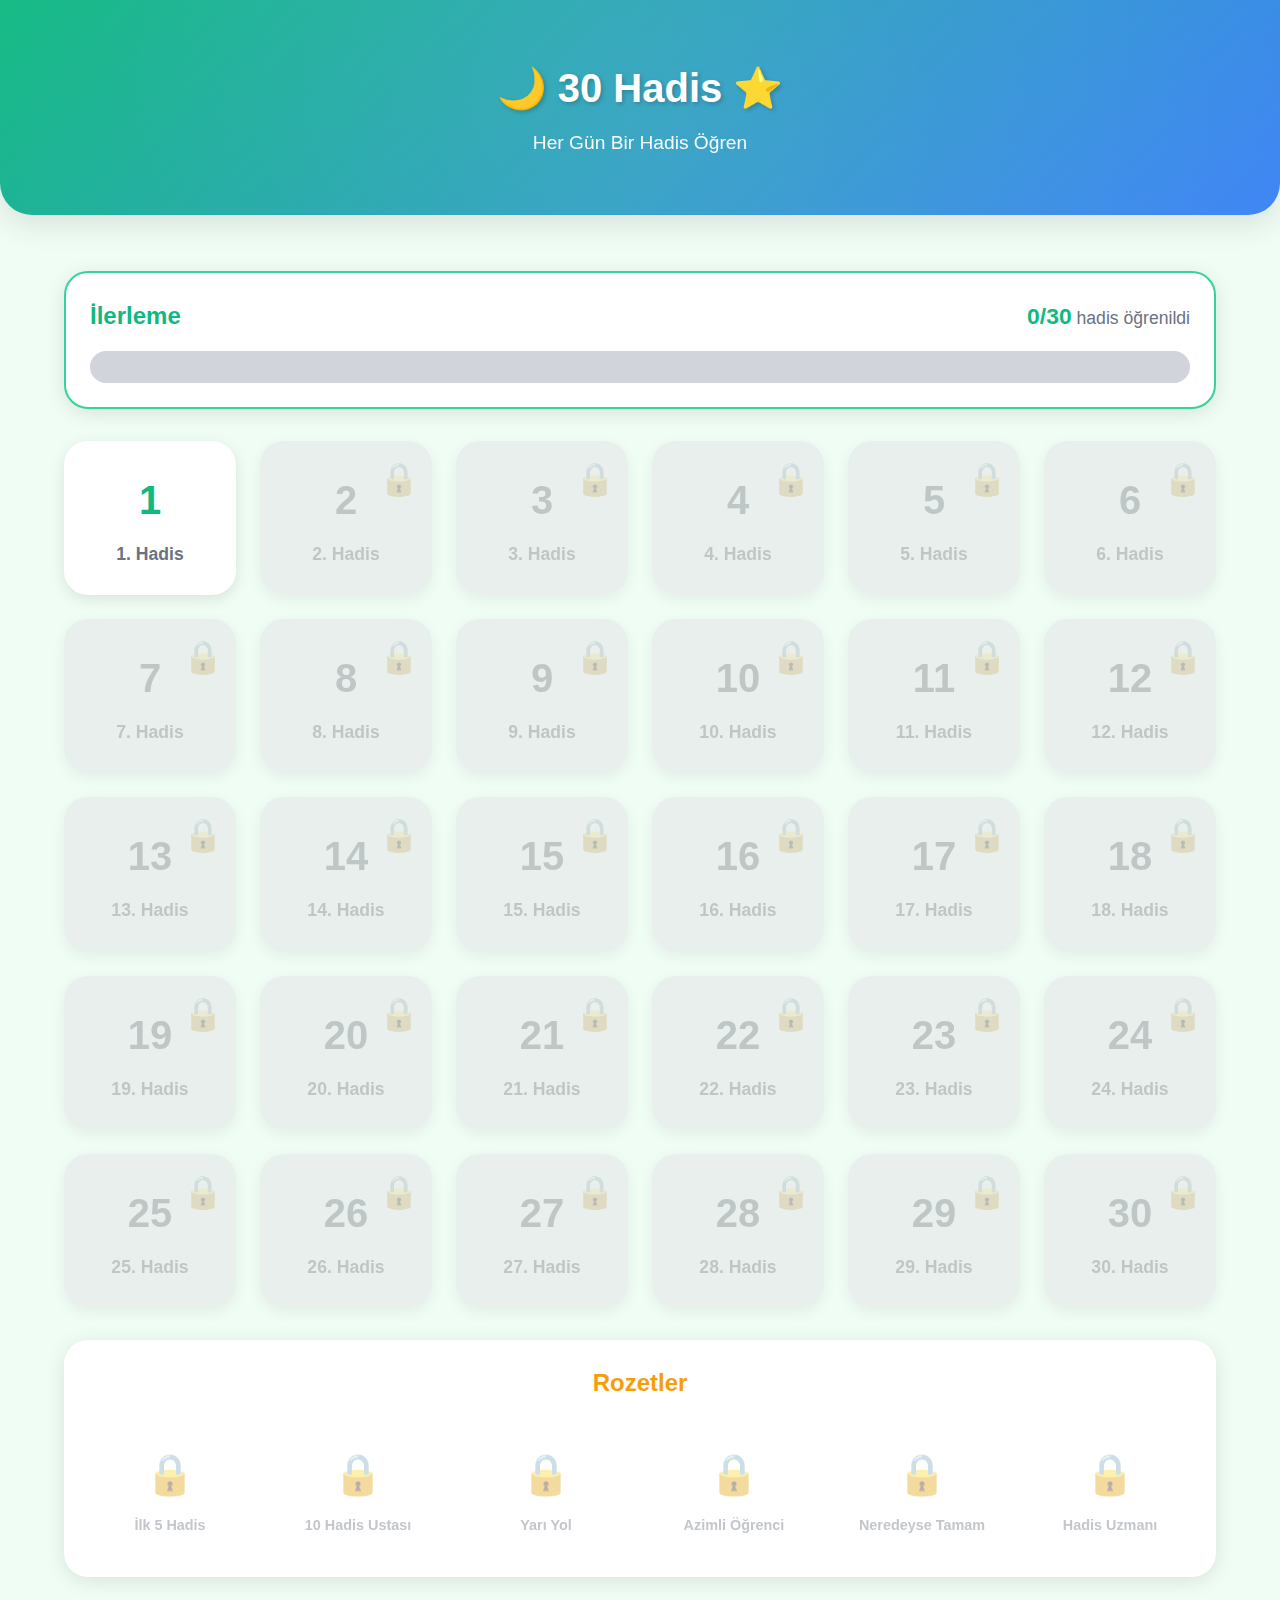
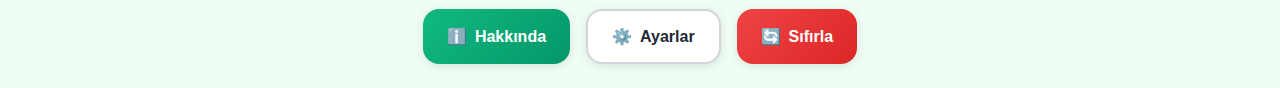
<file: index.html>
<!DOCTYPE html>
<html lang="tr">
<head>
    <meta charset="UTF-8">
    <meta name="viewport" content="width=device-width, initial-scale=1.0">
    <title>30 Hadis - Her Gün Bir Hadis Öğren</title>
    <meta name="description" content="Çocuklar için 30 hadis öğrenme uygulaması. Her gün bir hadis öğren, ilerlemeini takip et ve rozetler kazan!">
    <link rel="stylesheet" href="css/styles.css">
    <link rel="icon" href="data:image/svg+xml,<svg xmlns='http://www.w3.org/2000/svg' viewBox='0 0 100 100'><text y='.9em' font-size='90'>🌙</text></svg>">
</head>
<body>
    <!-- En-tête -->
    <header class="header">
        <div class="container">
            <h1>🌙 <span data-i18n="siteName">30 Hadis</span> ⭐</h1>
            <p class="subtitle" data-i18n="subtitle">Her Gün Bir Hadis Öğren</p>
        </div>
    </header>

    <!-- Conteneur principal -->
    <div class="container">
        <!-- Section progression -->
        <section class="progress-section">
            <div class="progress-header">
                <h2 data-i18n="progress">İlerleme</h2>
                <div class="progress-text">
                    <span class="progress-count">0/30</span> 
                    <span data-i18n="hadisLearned">hadis öğrenildi</span>
                </div>
            </div>
            <div class="progress-bar">
                <div class="progress-fill" style="width: 0%"></div>
            </div>
        </section>

        <!-- Grille des hadis -->
        <section>
            <div id="hadis-grid" class="hadis-grid">
                <!-- Les cartes de hadis seront générées ici par JavaScript -->
            </div>
        </section>

        <!-- Section badges -->
        <section class="badges-container">
            <h3 data-i18n="badges">Rozetler</h3>
            <div class="badge-list">
                <!-- Les badges seront générés ici par JavaScript -->
            </div>
        </section>

        <!-- Boutons d'action -->
        <section class="action-buttons">
            <button id="about-btn" class="btn btn-primary">
                ℹ️ <span data-i18n="about">Hakkında</span>
            </button>
            <button id="settings-btn" class="btn btn-secondary">
                ⚙️ <span data-i18n="settings">Ayarlar</span>
            </button>
            <button id="reset-btn" class="btn btn-danger">
                🔄 <span data-i18n="reset">Sıfırla</span>
            </button>
        </section>
    </div>

    <!-- Scripts -->
    <script src="js/i18n.js"></script>
    <script src="js/app.js"></script>
</body>
</html>
</file>
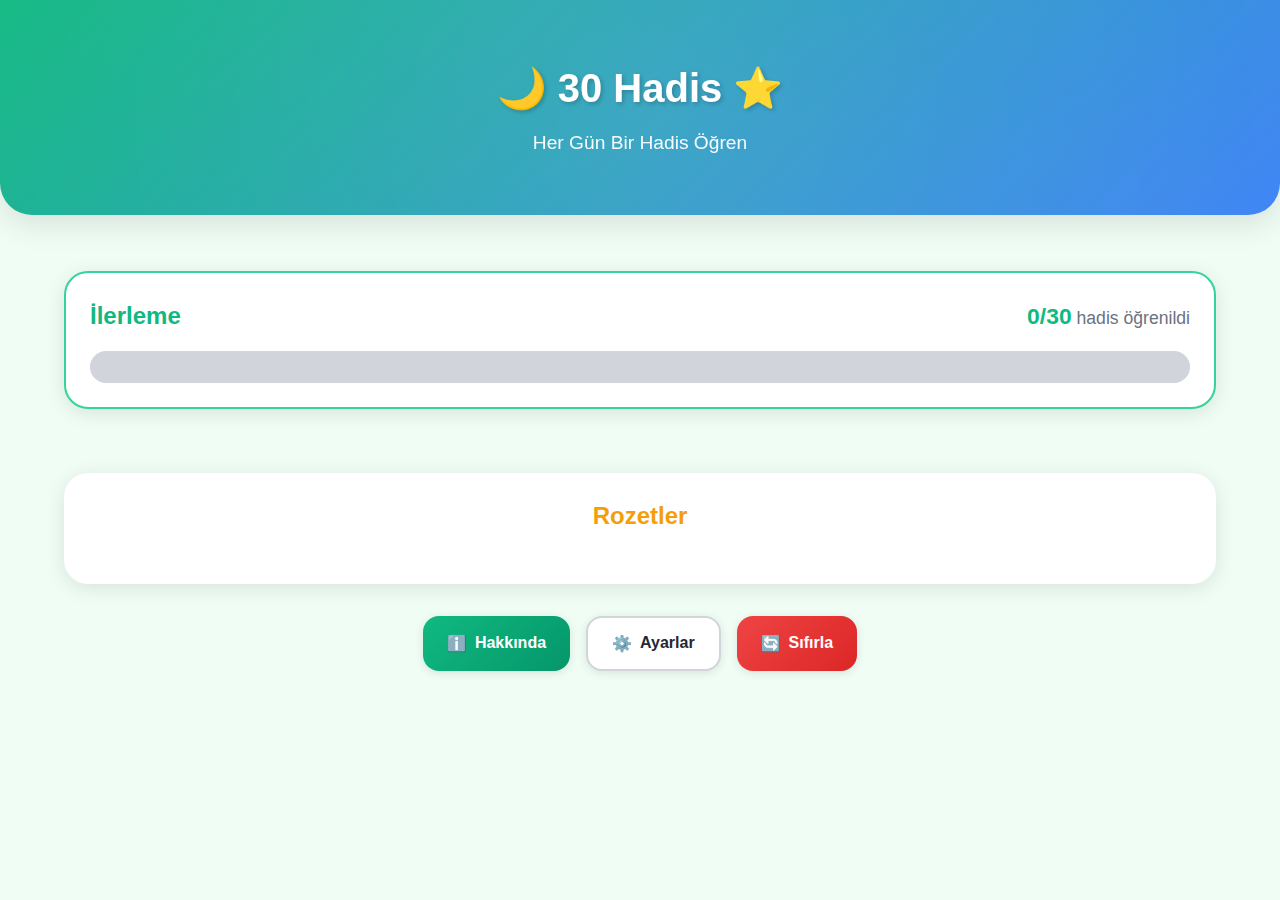
<file: hadis.html>
<!DOCTYPE html>
<html lang="tr">
<head>
    <meta charset="UTF-8">
    <meta name="viewport" content="width=device-width, initial-scale=1.0">
    <title>Hadis Detayı - 30 Hadis</title>
    <meta name="description" content="Hadis öğren ve dinle">
    <link rel="stylesheet" href="css/styles.css">
    <link rel="icon" href="data:image/svg+xml,<svg xmlns='http://www.w3.org/2000/svg' viewBox='0 0 100 100'><text y='.9em' font-size='90'>🌙</text></svg>">
</head>
<body>
    <!-- Conteneur principal -->
    <div class="container">
        <!-- Détails du hadis -->
        <div class="hadis-detail">
            <!-- En-tête -->
            <div class="hadis-detail-header">
                <div class="hadis-detail-number" id="hadis-number">1</div>
                <h1 class="hadis-detail-title" id="hadis-title">1. Hadis</h1>
                <button id="back-btn-top" class="back-btn-top">
                    ← <span data-i18n="backToList">Listeye Dön</span>
                </button>
            </div>

            <!-- Texte turc -->
            <div class="hadis-text-section">
                <h3 class="hadis-label">
                    🇹🇷 Türkçe Metin
                </h3>
                <div class="hadis-turkish" id="hadis-turkish">
                    [Hadis metni buraya gelecek]
                </div>
            </div>

            <!-- Texte arabe -->
            <div class="hadis-text-section">
                <h3 class="hadis-label">
                    🕌 Arapça Metin
                </h3>
                <div class="hadis-arabic" id="hadis-arabic">
                    [النص العربي سيكون هنا]
                </div>
            </div>

            <!-- Lecteur audio -->
            <div class="audio-section">
                <h3>🎧 Dinle ve Öğren</h3>
                <audio id="audio-player" class="audio-player" controls>
                    <source src="" type="audio/mpeg">
                    Tarayıcınız ses çalma özelliğini desteklemiyor.
                </audio>
                <button id="play-btn" class="play-btn">
                    ▶️ <span data-i18n="listen">Dinle</span>
                </button>
                <div id="listen-count" class="listen-stats">
                    🎧 <span class="count-number">0</span> <span data-i18n="listenCount">kez dinledin</span>
                </div>
            </div>

            <!-- Bouton Appris -->
            <div class="learn-section">
                <button id="learn-btn" class="learn-btn">
                    <span data-i18n="learned">Öğrendim</span> ✓
                </button>
            </div>

            <!-- Navigation -->
            <div class="hadis-navigation">
                <button id="back-btn" class="nav-btn back-btn">
                    ← <span data-i18n="backToList">Listeye Dön</span>
                </button>
                <button id="prev-btn" class="nav-btn" style="display: none;">
                    ← <span data-i18n="previous">Önceki</span>
                </button>
                <button id="next-btn" class="nav-btn" style="display: none;">
                    <span data-i18n="next">Sonraki</span> →
                </button>
            </div>
        </div>
    </div>

    <!-- Scripts -->
    <script src="js/i18n.js"></script>
    <script src="js/app.js"></script>
</body>
</html>
</file>
<file: css/styles.css>
/* Variables CSS pour thèmes et personnalisation */
:root {
    /* Palette de couleurs - Thème Clair */
    --primary-color: #10b981;
    --primary-light: #34d399;
    --primary-dark: #059669;
    --secondary-color: #3b82f6;
    --secondary-light: #60a5fa;
    --accent-gold: #f59e0b;
    --accent-pink: #ec4899;
    
    --bg-color: #f0fdf4;
    --bg-secondary: #ffffff;
    --bg-card: #ffffff;
    --text-color: #1f2937;
    --text-secondary: #6b7280;
    --border-color: #d1d5db;
    --shadow-color: rgba(0, 0, 0, 0.1);
    
    /* Espacements */
    --spacing-xs: 0.5rem;
    --spacing-sm: 1rem;
    --spacing-md: 1.5rem;
    --spacing-lg: 2rem;
    --spacing-xl: 3rem;
    
    /* Transitions */
    --transition-fast: 0.2s ease;
    --transition-normal: 0.3s ease;
    --transition-slow: 0.5s ease;
}

/* Thème sombre */
[data-theme="dark"] {
    --bg-color: #0f172a;
    --bg-secondary: #1e293b;
    --bg-card: #1e293b;
    --text-color: #f1f5f9;
    --text-secondary: #94a3b8;
    --border-color: #334155;
    --shadow-color: rgba(0, 0, 0, 0.3);
}

/* Reset et styles de base */
* {
    margin: 0;
    padding: 0;
    box-sizing: border-box;
}

body {
    font-family: 'Nunito', 'Segoe UI', Tahoma, Geneva, Verdana, sans-serif;
    background: var(--bg-color);
    color: var(--text-color);
    line-height: 1.6;
    min-height: 100vh;
    transition: background-color var(--transition-normal), color var(--transition-normal);
}

/* Tailles de texte personnalisables */
body.text-size-small {
    font-size: 14px;
}

body.text-size-medium {
    font-size: 16px;
}

body.text-size-large {
    font-size: 18px;
}

/* Conteneur principal */
.container {
    max-width: 1200px;
    margin: 0 auto;
    padding: var(--spacing-md);
}

/* En-tête */
.header {
    text-align: center;
    padding: var(--spacing-lg) 0;
    background: linear-gradient(135deg, var(--primary-color) 0%, var(--secondary-color) 100%);
    color: white;
    border-radius: 0 0 2rem 2rem;
    box-shadow: 0 10px 30px var(--shadow-color);
    margin-bottom: var(--spacing-lg);
    position: relative;
    overflow: hidden;
}

.header::before {
    content: '';
    position: absolute;
    top: -50%;
    left: -50%;
    width: 200%;
    height: 200%;
    background: radial-gradient(circle, rgba(255,255,255,0.1) 0%, transparent 70%);
    animation: shimmer 15s infinite linear;
}

@keyframes shimmer {
    0% { transform: rotate(0deg); }
    100% { transform: rotate(360deg); }
}

.header h1 {
    font-size: 2.5em;
    font-weight: 800;
    margin-bottom: var(--spacing-xs);
    position: relative;
    z-index: 1;
    text-shadow: 2px 2px 4px rgba(0,0,0,0.2);
}

.header .subtitle {
    font-size: 1.2em;
    opacity: 0.95;
    position: relative;
    z-index: 1;
}

/* Barre de progression */
.progress-section {
    background: var(--bg-card);
    padding: var(--spacing-md);
    border-radius: 1.5rem;
    box-shadow: 0 4px 20px var(--shadow-color);
    margin-bottom: var(--spacing-lg);
    border: 2px solid var(--primary-light);
}

.progress-header {
    display: flex;
    justify-content: space-between;
    align-items: center;
    margin-bottom: var(--spacing-sm);
}

.progress-header h2 {
    color: var(--primary-color);
    font-size: 1.5em;
}

.progress-text {
    font-size: 1.1em;
    color: var(--text-secondary);
}

.progress-count {
    font-weight: 700;
    color: var(--primary-color);
    font-size: 1.3em;
}

.progress-bar {
    background: var(--border-color);
    height: 2rem;
    border-radius: 1rem;
    overflow: hidden;
    position: relative;
}

.progress-fill {
    background: linear-gradient(90deg, var(--primary-color) 0%, var(--secondary-color) 100%);
    height: 100%;
    border-radius: 1rem;
    transition: width var(--transition-slow);
    position: relative;
    overflow: hidden;
}

.progress-fill::after {
    content: '';
    position: absolute;
    top: 0;
    left: 0;
    right: 0;
    bottom: 0;
    background: linear-gradient(90deg, transparent, rgba(255,255,255,0.3), transparent);
    animation: progress-shine 2s infinite;
}

@keyframes progress-shine {
    0% { transform: translateX(-100%); }
    100% { transform: translateX(100%); }
}

/* Grille des hadis */
.hadis-grid {
    display: grid;
    grid-template-columns: repeat(auto-fill, minmax(150px, 1fr));
    gap: var(--spacing-md);
    margin-bottom: var(--spacing-lg);
}

/* Carte hadis */
.hadis-card {
    background: var(--bg-card);
    border-radius: 1.5rem;
    padding: var(--spacing-md);
    text-align: center;
    cursor: pointer;
    transition: all var(--transition-normal);
    box-shadow: 0 4px 15px var(--shadow-color);
    border: 3px solid transparent;
    position: relative;
    overflow: hidden;
}

.hadis-card::before {
    content: '';
    position: absolute;
    top: 0;
    left: 0;
    right: 0;
    height: 4px;
    background: linear-gradient(90deg, var(--primary-color), var(--secondary-color));
    transform: scaleX(0);
    transition: transform var(--transition-normal);
}

.hadis-card:hover::before {
    transform: scaleX(1);
}

.hadis-card:hover {
    transform: translateY(-5px) scale(1.02);
    box-shadow: 0 8px 25px var(--shadow-color);
    border-color: var(--primary-light);
}

.hadis-card.learned {
    background: linear-gradient(135deg, #d1fae5 0%, #a7f3d0 100%);
    border-color: var(--primary-color);
}

[data-theme="dark"] .hadis-card.learned {
    background: linear-gradient(135deg, #065f46 0%, #047857 100%);
}

.hadis-card.locked {
    opacity: 0.6;
    cursor: not-allowed;
    filter: grayscale(50%);
    background: #e5e7eb;
}

[data-theme="dark"] .hadis-card.locked {
    background: #374151;
}

.hadis-card.locked:hover {
    transform: scale(1);
    box-shadow: 0 4px 15px var(--shadow-color);
}

.hadis-number {
    font-size: 2.5em;
    font-weight: 800;
    color: var(--primary-color);
    margin-bottom: var(--spacing-xs);
}

.hadis-card.locked .hadis-number {
    color: #9ca3af;
}

.hadis-card.learned .hadis-number {
    color: var(--primary-dark);
}

.hadis-title {
    font-size: 1.1em;
    color: var(--text-secondary);
    font-weight: 600;
}

.hadis-card.locked .hadis-title {
    color: #9ca3af;
}

.check-icon {
    position: absolute;
    top: 10px;
    right: 10px;
    background: var(--primary-color);
    color: white;
    width: 30px;
    height: 30px;
    border-radius: 50%;
    display: flex;
    align-items: center;
    justify-content: center;
    font-size: 1.2em;
    font-weight: bold;
    box-shadow: 0 2px 10px rgba(16, 185, 129, 0.4);
}

.lock-icon {
    font-size: 2em;
    margin: 0;
    position: absolute;
    top: 10px;
    right: 10px;
    opacity: 0.5;
}

.lock-message {
    font-size: 0.75em;
    color: var(--text-secondary);
    font-style: italic;
    margin-top: var(--spacing-xs);
    display: none;
}

/* Badges */
.badges-container {
    background: var(--bg-card);
    padding: var(--spacing-md);
    border-radius: 1.5rem;
    box-shadow: 0 4px 20px var(--shadow-color);
    margin-bottom: var(--spacing-lg);
}

.badges-container h3 {
    color: var(--accent-gold);
    text-align: center;
    margin-bottom: var(--spacing-md);
    font-size: 1.5em;
}

.badge-list {
    display: grid;
    grid-template-columns: repeat(auto-fit, minmax(120px, 1fr));
    gap: var(--spacing-md);
}

.badge {
    text-align: center;
    padding: var(--spacing-sm);
    border-radius: 1rem;
    background: var(--bg-secondary);
    transition: all var(--transition-normal);
}

.badge.earned {
    background: linear-gradient(135deg, #fef3c7 0%, #fde68a 100%);
    box-shadow: 0 4px 15px rgba(245, 158, 11, 0.3);
    animation: badge-pulse 2s infinite;
}

[data-theme="dark"] .badge.earned {
    background: linear-gradient(135deg, #92400e 0%, #b45309 100%);
}

@keyframes badge-pulse {
    0%, 100% { transform: scale(1); }
    50% { transform: scale(1.05); }
}

.badge.locked {
    opacity: 0.4;
}

.badge-icon {
    font-size: 2.5em;
    margin-bottom: var(--spacing-xs);
}

.badge-name {
    font-size: 0.9em;
    color: var(--text-secondary);
    font-weight: 600;
}

/* Boutons d'action */
.action-buttons {
    display: flex;
    gap: var(--spacing-sm);
    justify-content: center;
    flex-wrap: wrap;
}

.btn {
    padding: var(--spacing-sm) var(--spacing-md);
    border: none;
    border-radius: 1rem;
    font-size: 1em;
    font-weight: 600;
    cursor: pointer;
    transition: all var(--transition-normal);
    display: inline-flex;
    align-items: center;
    gap: var(--spacing-xs);
    box-shadow: 0 2px 10px var(--shadow-color);
}

.btn-primary {
    background: linear-gradient(135deg, var(--primary-color) 0%, var(--primary-dark) 100%);
    color: white;
}

.btn-primary:hover {
    transform: translateY(-2px);
    box-shadow: 0 4px 15px rgba(16, 185, 129, 0.4);
}

.btn-secondary {
    background: var(--bg-card);
    color: var(--text-color);
    border: 2px solid var(--border-color);
}

.btn-secondary:hover {
    border-color: var(--primary-color);
    color: var(--primary-color);
}

.btn-danger {
    background: linear-gradient(135deg, #ef4444 0%, #dc2626 100%);
    color: white;
}

.btn-danger:hover {
    transform: translateY(-2px);
    box-shadow: 0 4px 15px rgba(239, 68, 68, 0.4);
}

/* Page de détail du hadis */
.hadis-detail {
    background: var(--bg-card);
    padding: var(--spacing-lg);
    border-radius: 2rem;
    box-shadow: 0 10px 40px var(--shadow-color);
    margin-bottom: var(--spacing-lg);
}

.hadis-detail-header {
    text-align: center;
    padding-bottom: var(--spacing-md);
    border-bottom: 3px solid var(--primary-light);
    margin-bottom: var(--spacing-lg);
    position: relative;
}

.back-btn-top {
    position: absolute;
    top: 0;
    left: 0;
    padding: var(--spacing-xs) var(--spacing-md);
    background: var(--primary-color);
    color: white;
    border: none;
    border-radius: 1rem;
    font-size: 0.95em;
    font-weight: 600;
    cursor: pointer;
    transition: all var(--transition-normal);
    display: inline-flex;
    align-items: center;
    gap: var(--spacing-xs);
    box-shadow: 0 2px 10px rgba(16, 185, 129, 0.3);
}

.back-btn-top:hover {
    background: var(--primary-dark);
    transform: translateX(-3px);
    box-shadow: 0 4px 15px rgba(16, 185, 129, 0.4);
}

.hadis-detail-number {
    display: inline-block;
    background: linear-gradient(135deg, var(--primary-color) 0%, var(--secondary-color) 100%);
    color: white;
    width: 60px;
    height: 60px;
    border-radius: 50%;
    display: flex;
    align-items: center;
    justify-content: center;
    font-size: 2em;
    font-weight: 800;
    margin: 0 auto var(--spacing-sm);
    box-shadow: 0 4px 20px rgba(16, 185, 129, 0.4);
}

.hadis-detail-title {
    font-size: 1.8em;
    color: var(--primary-color);
    font-weight: 700;
}

.hadis-text-section {
    margin-bottom: var(--spacing-lg);
}

.hadis-label {
    font-size: 1.2em;
    color: var(--primary-color);
    font-weight: 700;
    margin-bottom: var(--spacing-sm);
    display: flex;
    align-items: center;
    gap: var(--spacing-xs);
}

.hadis-turkish {
    font-size: 1.3em;
    line-height: 1.8;
    color: var(--text-color);
    background: var(--bg-secondary);
    padding: var(--spacing-md);
    border-radius: 1rem;
    border-left: 4px solid var(--primary-color);
    margin-bottom: var(--spacing-lg);
}

.hadis-turkish strong,
.hadis-turkish b {
    color: var(--primary-color);
    font-weight: 700;
}

.hadis-arabic {
    font-size: 2.5em;
    line-height: 2.2;
    color: var(--text-color);
    background: var(--bg-secondary);
    padding: var(--spacing-md);
    border-radius: 1rem;
    border-right: 4px solid var(--secondary-color);
    text-align: right;
    direction: rtl;
    font-family: 'Amiri', 'Traditional Arabic', serif;
}

.hadis-arabic strong,
.hadis-arabic b {
    color: var(--secondary-color);
    font-weight: 700;
}

/* Lecteur audio */
.audio-section {
    background: linear-gradient(135deg, #dbeafe 0%, #bfdbfe 100%);
    padding: var(--spacing-md);
    border-radius: 1.5rem;
    margin-bottom: var(--spacing-lg);
    text-align: center;
}

[data-theme="dark"] .audio-section {
    background: linear-gradient(135deg, #1e3a8a 0%, #1e40af 100%);
}

.audio-section h3 {
    color: var(--secondary-color);
    margin-bottom: var(--spacing-sm);
}

.audio-player {
    width: 100%;
    margin-bottom: var(--spacing-sm);
}

.play-btn {
    background: linear-gradient(135deg, var(--secondary-color) 0%, #2563eb 100%);
    color: white;
    padding: var(--spacing-sm) var(--spacing-lg);
    border: none;
    border-radius: 2rem;
    font-size: 1.1em;
    font-weight: 600;
    cursor: pointer;
    transition: all var(--transition-normal);
    display: inline-flex;
    align-items: center;
    gap: var(--spacing-xs);
    box-shadow: 0 4px 15px rgba(59, 130, 246, 0.4);
}

.play-btn:hover {
    transform: translateY(-2px);
    box-shadow: 0 6px 20px rgba(59, 130, 246, 0.5);
}

.listen-stats {
    margin-top: var(--spacing-sm);
    color: var(--text-secondary);
    font-size: 0.95em;
}

.count-number {
    font-weight: 700;
    color: var(--secondary-color);
    font-size: 1.2em;
}

/* Bouton Appris */
.learn-section {
    text-align: center;
    margin: var(--spacing-lg) 0;
}

.learn-btn {
    background: linear-gradient(135deg, var(--accent-gold) 0%, #f97316 100%);
    color: white;
    padding: var(--spacing-md) var(--spacing-xl);
    border: none;
    border-radius: 2rem;
    font-size: 1.3em;
    font-weight: 700;
    cursor: pointer;
    transition: all var(--transition-normal);
    box-shadow: 0 6px 20px rgba(245, 158, 11, 0.4);
    display: inline-flex;
    align-items: center;
    gap: var(--spacing-sm);
}

.learn-btn:hover {
    transform: translateY(-3px) scale(1.05);
    box-shadow: 0 8px 30px rgba(245, 158, 11, 0.5);
}

.learn-btn.learned {
    background: linear-gradient(135deg, var(--primary-color) 0%, var(--primary-dark) 100%);
}

/* Navigation */
.hadis-navigation {
    display: flex;
    justify-content: space-between;
    gap: var(--spacing-sm);
    margin-top: var(--spacing-lg);
}

.nav-btn {
    flex: 1;
    padding: var(--spacing-sm) var(--spacing-md);
    border: 2px solid var(--primary-color);
    background: var(--bg-card);
    color: var(--primary-color);
    border-radius: 1rem;
    font-size: 1em;
    font-weight: 600;
    cursor: pointer;
    transition: all var(--transition-normal);
    display: flex;
    align-items: center;
    justify-content: center;
    gap: var(--spacing-xs);
}

.nav-btn:hover {
    background: var(--primary-color);
    color: white;
    transform: translateY(-2px);
}

.nav-btn.back-btn {
    background: var(--primary-color);
    color: white;
    border-color: var(--primary-color);
}

.nav-btn.back-btn:hover {
    background: var(--primary-dark);
    border-color: var(--primary-dark);
}

/* Modal */
.modal {
    position: fixed;
    top: 0;
    left: 0;
    right: 0;
    bottom: 0;
    background: rgba(0, 0, 0, 0.7);
    display: flex;
    align-items: center;
    justify-content: center;
    z-index: 1000;
    animation: fadeIn var(--transition-normal);
    padding: var(--spacing-md);
}

@keyframes fadeIn {
    from { opacity: 0; }
    to { opacity: 1; }
}

.modal-content {
    background: var(--bg-card);
    border-radius: 2rem;
    max-width: 600px;
    width: 100%;
    max-height: 90vh;
    overflow-y: auto;
    box-shadow: 0 20px 60px rgba(0, 0, 0, 0.3);
    animation: slideUp var(--transition-normal);
}

@keyframes slideUp {
    from { transform: translateY(50px); opacity: 0; }
    to { transform: translateY(0); opacity: 1; }
}

.modal-header {
    display: flex;
    justify-content: space-between;
    align-items: center;
    padding: var(--spacing-md) var(--spacing-lg);
    border-bottom: 2px solid var(--border-color);
}

.modal-header h2 {
    color: var(--primary-color);
    font-size: 1.5em;
}

.modal-close {
    background: none;
    border: none;
    font-size: 2em;
    color: var(--text-secondary);
    cursor: pointer;
    transition: color var(--transition-fast);
    line-height: 1;
}

.modal-close:hover {
    color: var(--primary-color);
}

.modal-body {
    padding: var(--spacing-lg);
}

.modal-body ul {
    list-style-position: inside;
    color: var(--text-secondary);
    line-height: 1.8;
}

.modal-body li {
    margin-bottom: var(--spacing-xs);
}

/* Modal de complétion */
.completion-modal {
    position: fixed;
    top: 0;
    left: 0;
    right: 0;
    bottom: 0;
    background: rgba(0, 0, 0, 0.8);
    display: flex;
    align-items: center;
    justify-content: center;
    z-index: 1000;
    animation: fadeIn var(--transition-normal);
}

.completion-content {
    background: var(--bg-card);
    border-radius: 2rem;
    padding: var(--spacing-xl);
    text-align: center;
    max-width: 500px;
    animation: bounceIn 0.6s;
}

@keyframes bounceIn {
    0% { transform: scale(0.3); opacity: 0; }
    50% { transform: scale(1.05); }
    70% { transform: scale(0.9); }
    100% { transform: scale(1); opacity: 1; }
}

.completion-icon {
    font-size: 5em;
    margin-bottom: var(--spacing-md);
    animation: rotate 2s infinite linear;
}

@keyframes rotate {
    from { transform: rotate(0deg); }
    to { transform: rotate(360deg); }
}

.completion-content h2 {
    color: var(--primary-color);
    font-size: 2em;
    margin-bottom: var(--spacing-sm);
}

.completion-content p {
    font-size: 1.2em;
    color: var(--text-secondary);
    margin-bottom: var(--spacing-lg);
}

/* Paramètres */
.setting-group {
    margin-bottom: var(--spacing-lg);
}

.setting-group label {
    display: block;
    font-weight: 600;
    margin-bottom: var(--spacing-sm);
    color: var(--text-color);
}

.button-group {
    display: flex;
    gap: var(--spacing-sm);
    flex-wrap: wrap;
}

.size-btn, .theme-btn {
    padding: var(--spacing-sm) var(--spacing-md);
    border: 2px solid var(--border-color);
    background: var(--bg-secondary);
    color: var(--text-color);
    border-radius: 0.5rem;
    cursor: pointer;
    transition: all var(--transition-normal);
    font-weight: 600;
}

.size-btn:first-child {
    font-size: 0.9em;
}

.size-btn:nth-child(2) {
    font-size: 1.1em;
}

.size-btn:last-child {
    font-size: 1.3em;
}

.size-btn.active, .theme-btn.active {
    background: var(--primary-color);
    color: white;
    border-color: var(--primary-color);
}

.size-btn:hover, .theme-btn:hover {
    border-color: var(--primary-color);
}

/* Notifications */
.notification {
    position: fixed;
    top: 20px;
    right: 20px;
    background: var(--bg-card);
    padding: var(--spacing-md) var(--spacing-lg);
    border-radius: 1rem;
    box-shadow: 0 10px 30px var(--shadow-color);
    z-index: 2000;
    transform: translateX(400px);
    transition: transform var(--transition-normal);
    border-left: 4px solid var(--primary-color);
    max-width: 300px;
}

.notification.show {
    transform: translateX(0);
}

.notification.success {
    border-left-color: var(--primary-color);
}

.notification.warning {
    border-left-color: var(--accent-gold);
}

.notification.error {
    border-left-color: #ef4444;
}

/* Animations d'étoiles et confettis */
.star-animation {
    position: fixed;
    font-size: 2em;
    pointer-events: none;
    z-index: 9999;
    animation: float-up 2s ease-out forwards;
}

@keyframes float-up {
    0% {
        transform: translateY(0) scale(0);
        opacity: 1;
    }
    100% {
        transform: translateY(-200px) scale(1.5);
        opacity: 0;
    }
}

.confetti {
    position: fixed;
    width: 10px;
    height: 10px;
    top: -10px;
    z-index: 9999;
    animation: confetti-fall 4s linear forwards;
}

@keyframes confetti-fall {
    to {
        transform: translateY(100vh) rotate(360deg);
        opacity: 0;
    }
}

/* Responsive */
@media (max-width: 768px) {
    .header h1 {
        font-size: 2em;
    }
    
    .hadis-grid {
        grid-template-columns: repeat(2, 1fr) !important;
        gap: var(--spacing-md);
    }

    .hadis-card {
        aspect-ratio: 1;
        display: flex;
        flex-direction: column;
        justify-content: center;
        align-items: center;
        padding: var(--spacing-lg);
        min-height: 150px;
    }

    .hadis-number {
        font-size: 3em;
    }

    .hadis-title {
        font-size: 1.2em;
    }
    
    .badge-list {
        grid-template-columns: repeat(auto-fit, minmax(100px, 1fr));
    }
    
    .hadis-detail {
        padding: var(--spacing-md);
    }
    
    .hadis-turkish {
        font-size: 1.1em;
    }

    .hadis-arabic {
        font-size: 1.8em;
    }
    
    .hadis-navigation {
        flex-direction: column;
    }
    
    .modal-content {
        margin: var(--spacing-sm);
    }

    .back-btn-top {
        position: static;
        margin-bottom: var(--spacing-sm);
    }

    .hadis-detail-header {
        display: flex;
        flex-direction: column;
        align-items: center;
    }
}

@media (max-width: 480px) {
    .container {
        padding: var(--spacing-sm);
    }
    
    .hadis-grid {
        grid-template-columns: repeat(2, 1fr) !important;
        gap: var(--spacing-sm);
    }

    .hadis-card {
        min-height: 120px;
        padding: var(--spacing-md);
    }

    .hadis-number {
        font-size: 2.5em;
    }

    .hadis-title {
        font-size: 1em;
    }
    
    .header h1 {
        font-size: 1.5em;
    }
    
    .header .subtitle {
        font-size: 1em;
    }
}

/* Import de police Google Fonts */
@import url('https://fonts.googleapis.com/css2?family=Nunito:wght@400;600;700;800&family=Amiri:wght@400;700&display=swap');
</file>
